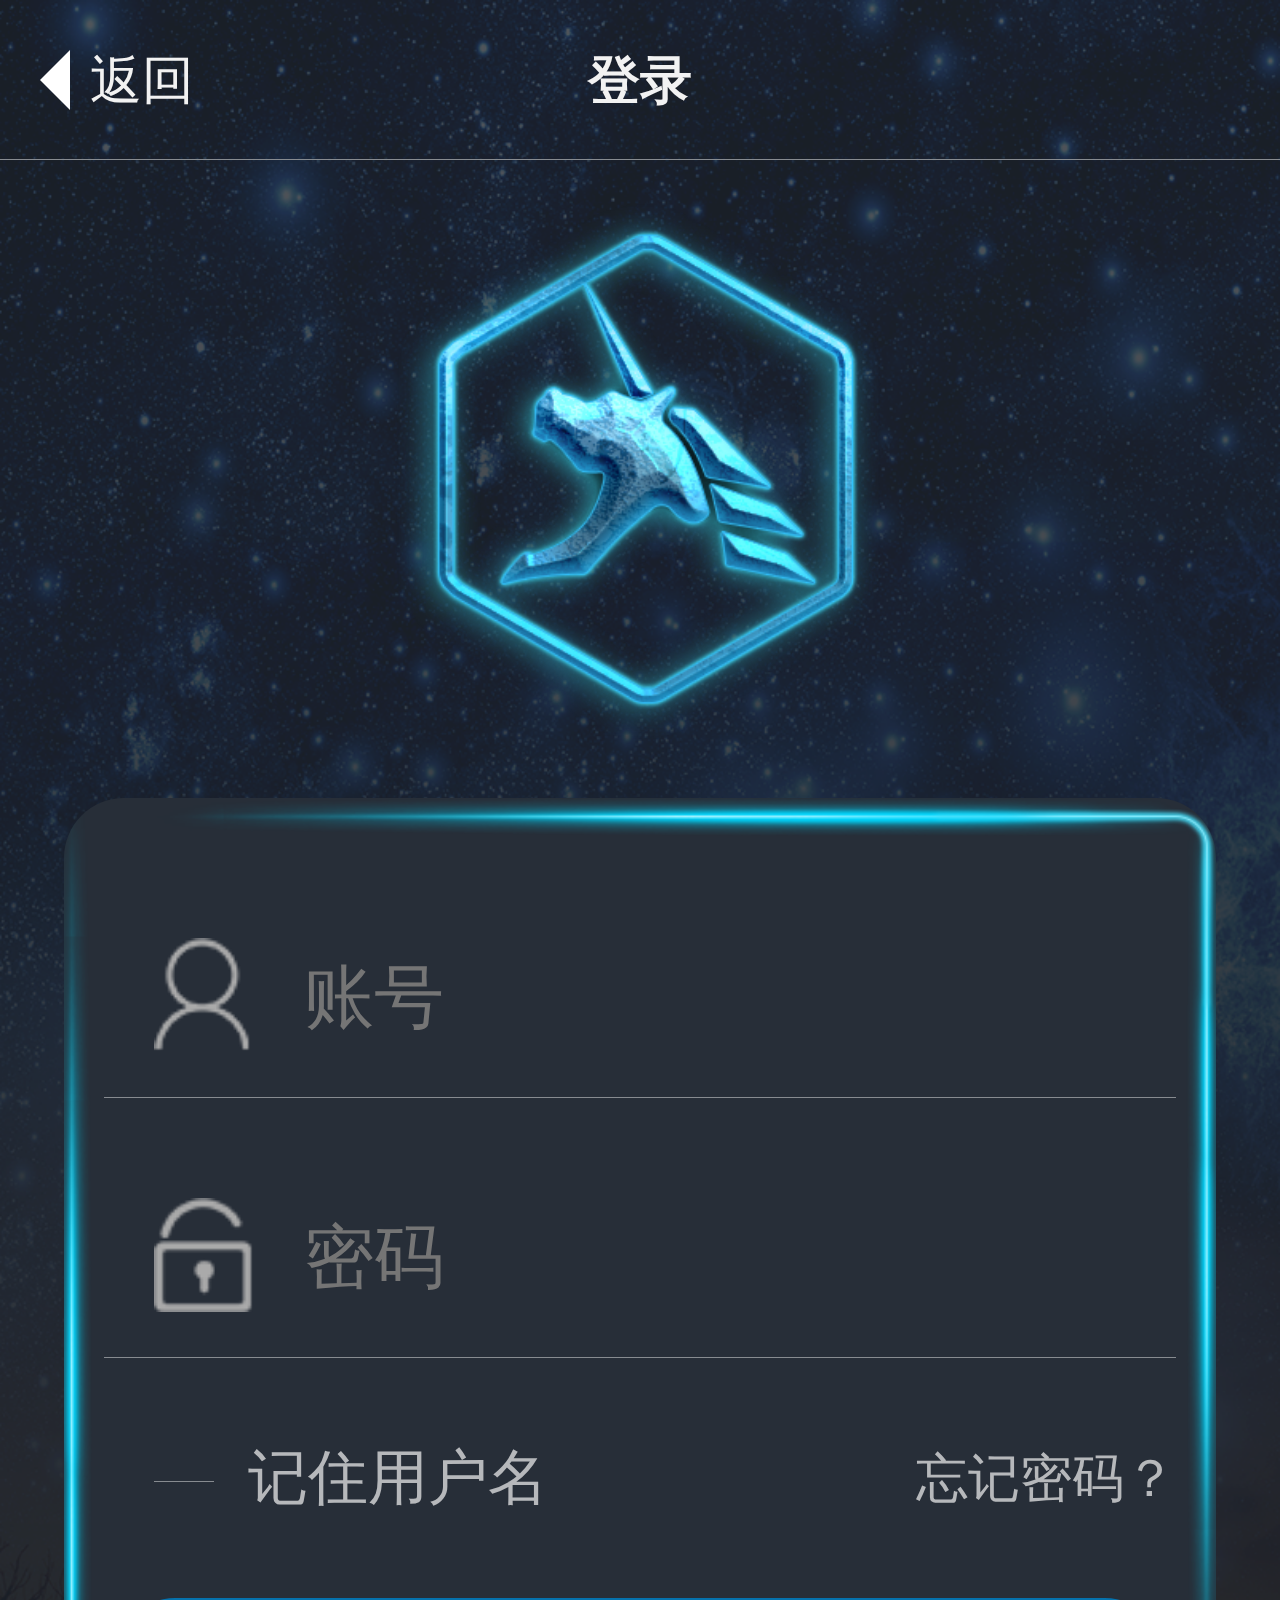
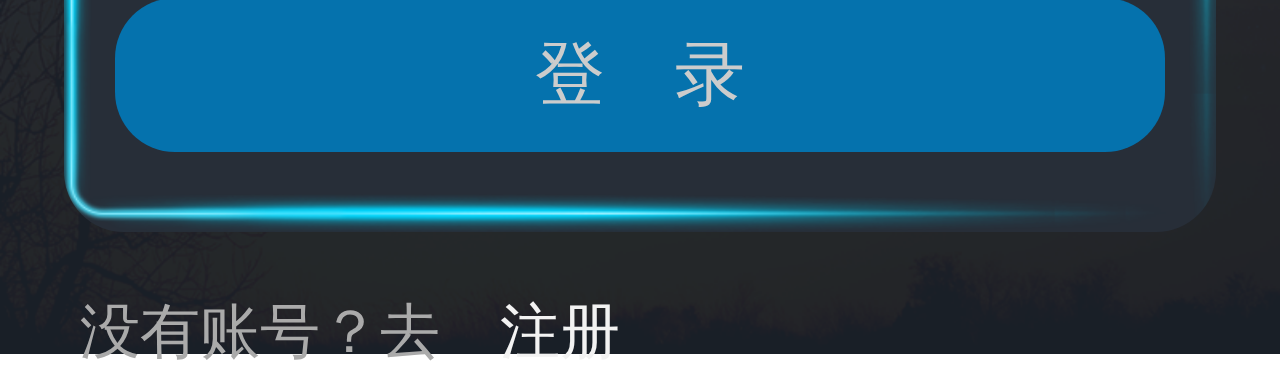
<file: html/login-phone.html>
<!doctype html>
<html lang="en">
<head>
    <meta charset="UTF-8">
    <meta http-equiv="Content-Type" content="text/html; charset=UTF-8">
    <meta charset="UTF-8">
    <meta name="viewport" content="width=device-width,initial-scale=1.0,minimum-scale=1.0,maximum-scale=1.0,user-scalable=no">
    <meta name='wap-font-scal' content='no'>
    <meta name="apple-mobile-web-app-capable" content="yes"/>
    <meta content='yes' name='apple-moblie-web-app-status-bar-style'>
    <meta content="email=no" name="format-detection"/>
    <meta name='format-detection' content="telephone=no">
    <meta name="apple-mobile-web-app-title" content="">
    <meta name="Keywords" content="test">
    <title>登录</title>
    <link rel="stylesheet" href="../css/global.css"/>
    <link rel="stylesheet" href="../css/some-phone.css"/>
    <style>
        #login_form input{
            background:#272E38;margin-top:0.3rem;
            font-size:0.35rem;cursor: pointer;
            border:none;color:#B6B8BB;
            border-bottom: 1px solid #878B90;
        }
        #login_form input[type='text'],#login_form input[type='password']{
            padding:0 0.2rem 0 1rem;
            height:1rem;
            width:100%;text-align: left;
            background-image: url(../img/user_icon.png);
            background-position:0.25rem 0.2rem;
            background-size: 0.5rem;
            background-repeat: no-repeat;
        }
        #login_form input[type='password']{
            background-image: url(../img/pass_icon.png);
        }
        #login_form input[type='button']{
            width:98%;margin:0;-webkit-appearance: none;
            border:none;background:#0572AD;color:#ccc;
            padding:0.15rem;border-radius:0.3rem;font-size:0.35rem;
        }
        #login_form .check{
            text-align:left;padding-left:0.25rem;
            height:1.2rem;line-height:1.2rem;
        }
        #login_form .check input{
            margin:-0.03rem 0.1rem 0 0;width:0.3rem;
        }
        #login_form .check label{
            color:#B6B8BB;font-size:0.3rem;
        }
        #login_form .check a{
            color:#B6B8BB;
        }
        div.footer{
            color:#aaa;display:flex;margin-top:0.3rem;padding:0 0.4rem;font-size:0.3rem;
        }
        div.footer .f-go a{
             color:#f2f2f2;
        }
    </style>
    <script>
        window.onload=function(){
            document.documentElement.style.fontSize = document.documentElement.clientWidth / 6.4 + 'px';
        };
    </script>
</head>
<body>
    <div id="_body">
        <!-- header-->
        <div class="title">
            <div class="back" onclick="top.location.href='register-phone.html'">
                <span></span>
                <div>返回</div>
            </div>
            <div class="content">
                <div style="font-weight:600;">登录</div>
            </div>
        </div>
        <div class="head">
            <img src="../img/logo.png"/>
        </div>
        <!--section-->
        <section>
            <div class="section">
                <form id="login_form">
                    <p style="color:#fe6666;display:none;">用户名或者密码输入错误！</p>
                    <input type="text" placeholder="账号" id='userName' autofocus/>
                    <input type="password" placeholder="密码" id='pass/'>
                    <div class="check">
                        <input type="checkbox" checked name="chkRememberUsername" class="checkbox" id="rmbUser">
                        <label for="rmbUser">记住用户名</label>
                        <a href="javascript:;" class="fr">忘记密码？</a>
                    </div>
                    <input type="button" value="登　录" id='login_submit'/>
                </form>
            </div>
        </section>
        <div class="footer">
            <div class="f-content">没有账号？</div>
            <div class="f-go">去　<a href="register-phone.html">注册</a></div>
        </div>
    </div>
    <script>

    </script>
</body>
</html>
</file>
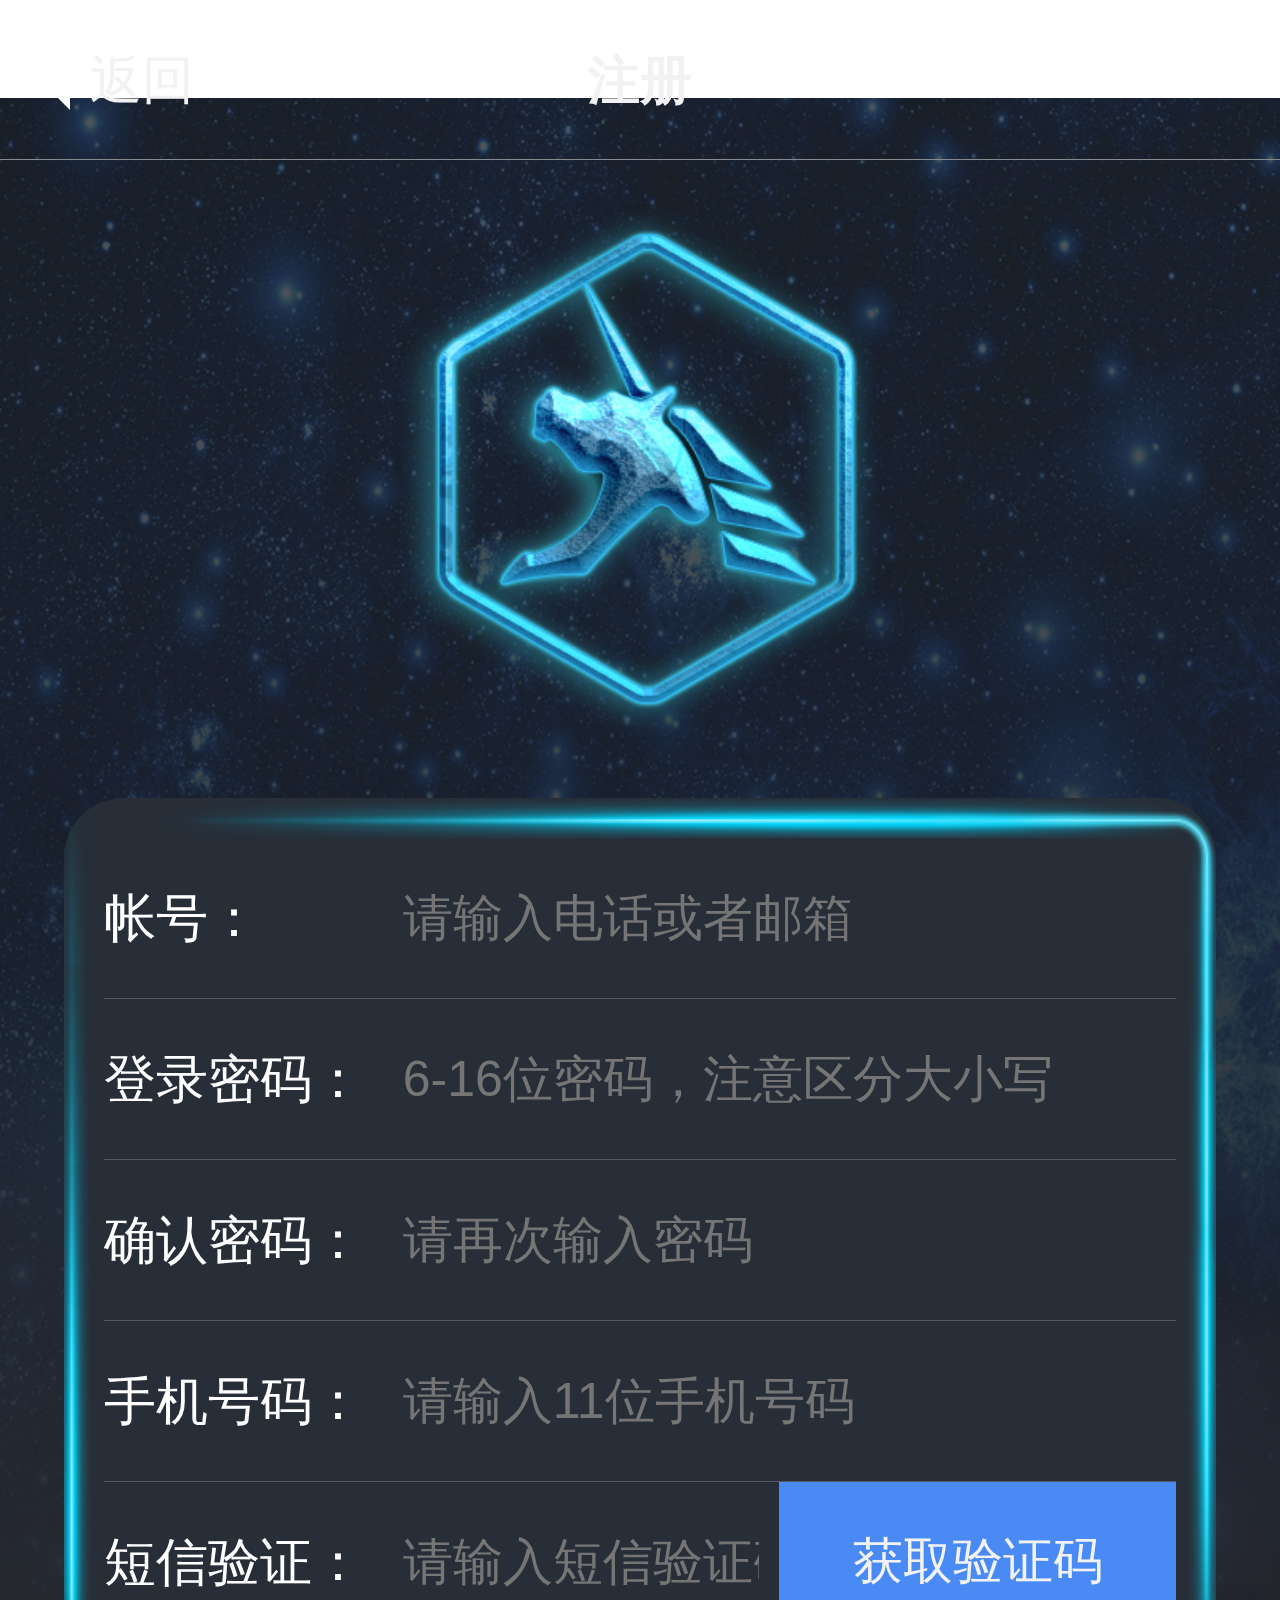
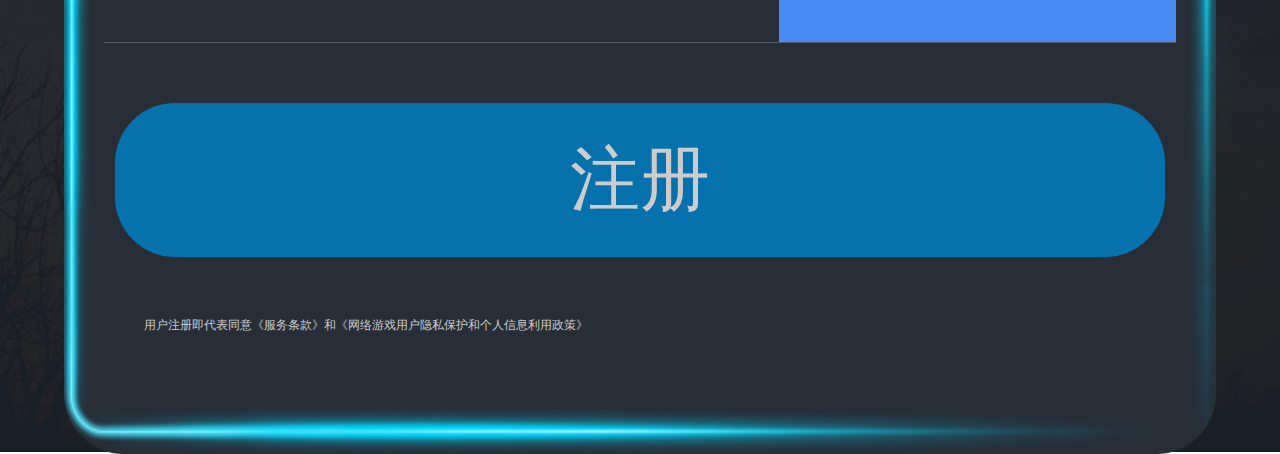
<file: html/register-phone.html>
<!doctype html>
<html lang="en">
<head>
    <meta http-equiv="Content-Type" content="text/html; charset=UTF-8">
    <meta name="viewport" content="width=device-width,initial-scale=1.0,minimum-scale=1.0,maximum-scale=1.0,user-scalable=no">
    <meta name='wap-font-scal' content='no'>
    <meta name="apple-mobile-web-app-capable" content="yes"/>
    <meta content='yes' name='apple-moblie-web-app-status-bar-style'>
    <meta content="email=no" name="format-detection"/>
    <meta name='format-detection' content="telephone=no">
    <meta name="apple-mobile-web-app-title" content="">
    <meta name="Keywords" content="test">
    <title>注册</title>
    <script>
        window.onload=function(){
            document.documentElement.style.fontSize = document.documentElement.clientWidth / 6.4 + 'px';
        };
    </script>
    <link rel="stylesheet" href="../css/global.css"/>
    <link rel="stylesheet" href="../css/some-phone.css"/>
    <style>
        .container{
            color:#fff;
        }
        .container p{
            font-size:12px;color:#cccccc;text-align:left;padding:0 0.2rem 0.2rem;
        }
        .container .box{
            display:flex;border-bottom:1px solid #555B63;line-height:0.8rem;
        }
        .container .box span.label{
            width:26%;text-align:left;
        }
        .container .box input{
            color:#f2f2f2;width:76%;display:block;background-color:#272E38;
            flex: 1;padding:0 0.1rem;font-size:0.25rem;line-height:normal;height:0.8rem;
        }
        .container .box input[type='button']{
            -webkit-appearance: none;
            color:#f2f2f2;background:#4A8AF4;width:28%;
        }
        .container .btn input[type='button']{
            -webkit-appearance: none;
            width:98%; border:none;background:#0572AD;color:#ccc;margin:0.3rem 0;
            padding:0.15rem;border-radius:0.3rem;font-size:0.35rem;
        }
    </style>
</head>
<body>
    <div id="_body">
        <!-- header-->
        <div class="title">
            <div class="back" onclick="top.location.href='login-phone.html'">
                <span></span>
                <div>返回</div>
            </div>
            <div class="content">
                <div style="font-weight:600;">注册</div>
            </div>
        </div>
        <div class="head">
            <img src="../img/logo.png"/>
        </div>
        <!-- section-->
        <section>
            <form class="container">
                <div class="box over">
                    <span class="label">帐号：</span>
                    <input type="text" placeholder="请输入电话或者邮箱" autofocus/>
                    <span class="sure"></span>
                </div>
                <div class="box">
                    <span class="label">登录密码：</span>
                    <input type="password" placeholder="6-16位密码，注意区分大小写"/>
                    <span class="yanz"></span>
                </div>
                <div class="box">
                    <span class="label">确认密码：</span>
                    <input type="password" placeholder="请再次输入密码"/>
                    <span class="yanz"></span>
                </div>
                <div class="box">
                    <span class="label">手机号码：</span>
                    <input type="text" placeholder="请输入11位手机号码"/>
                </div>
                <div class="box">
                    <span class="label">短信验证：</span>
                    <input type="password" placeholder="请输入短信验证码"/>
                    <input type="button" value="获取验证码"/>
                </div>
                <div class="btn">
                    <input type="button" value="注册"/>
                </div>
                <p>用户注册即代表同意《服务条款》和《网络游戏用户隐私保护和个人信息利用政策》</p>
            </form>
        </section>
    </div>
</body>
</html>
</file>
<file: css/global.css>
@charset "utf-8";
/* 全局、重定义 */
*{
    padding:0;  margin:0;  box-sizing: border-box;
    list-style:none;font-weight:normal;
}
body{
    -webkit-user-select: none; -webkit-text-size-adjust: none;
    -moz-box-sizing:border-box; /* Firefox */
    -webkit-box-sizing:border-box; /* Safari */
    text-align:center;height:100%;font-size:0.26rem;
    font-family:"microsoft yahei","微软雅黑", helvetica, arial;
    background:#fff;
    font-weight:normal;color: #212121;padding:0;margin:0 auto;
}
body,header,section,footer{
    width:100%;  height:100%;
}
img{
    width:100%;
}
a{
    color:#333;  cursor:pointer;text-decoration:none;
}
a:hover{
    text-decoration: none;color:#f1f1f1;
}
.fl{
    float:left;
}
.fr{
    float: right;
}
.hidden{
    display:none;
}
.over{
    overflow: hidden;
}
input,select,textarea,button{
    box-sizing: border-box;  vertical-align: middle;
    border:none;  cursor:pointer;  outline: 0;
    -webkit-appearance: none;
}
</file>
<file: css/some-phone.css>
@charset "utf-8";
body{
    width: 100%;
    height: 100%;
    background-image: url("../img/body_bg.png");
    background-attachment: fixed;
    /*background-color: #282828;*/
    background-position-x: center;
    background-position-y: 0;
    background-repeat: no-repeat;
    background-size: cover;
}
.title{
    position:relative;
    border-bottom:1px solid #878b90;color:#f2f2f2;height:0.8rem;display:flex;line-height:0.8rem;
}
.title .back{
    display:flex;position:absolute;left:0;padding-left:0.2rem;
}
.title .back span{
    width: 0;  height: 0;
    border-top: 0.15rem solid transparent;
    border-bottom: 0.15rem solid transparent;
    border-right: 0.15rem solid #fff;
    display:inline-flex;margin:0.25rem 0.1rem 0 0;
}
.title .content{
    display: flex;
    flex: 1;
    justify-content: center;
}
.head{
    padding:0.15rem 0;
}
.head img{
    width:40%;
}
section{
    padding:0 0.32rem;
}
#login_form,.container{
    background-image:url('../img/border_bg.png');
    background-position: center;
    background-repeat: no-repeat;background-size:100% 100%;
    padding:0.2rem 0.2rem 0.4rem;text-align: center;
    background-color:#272E38;
    border-radius: 0.3rem;
}
</file>
